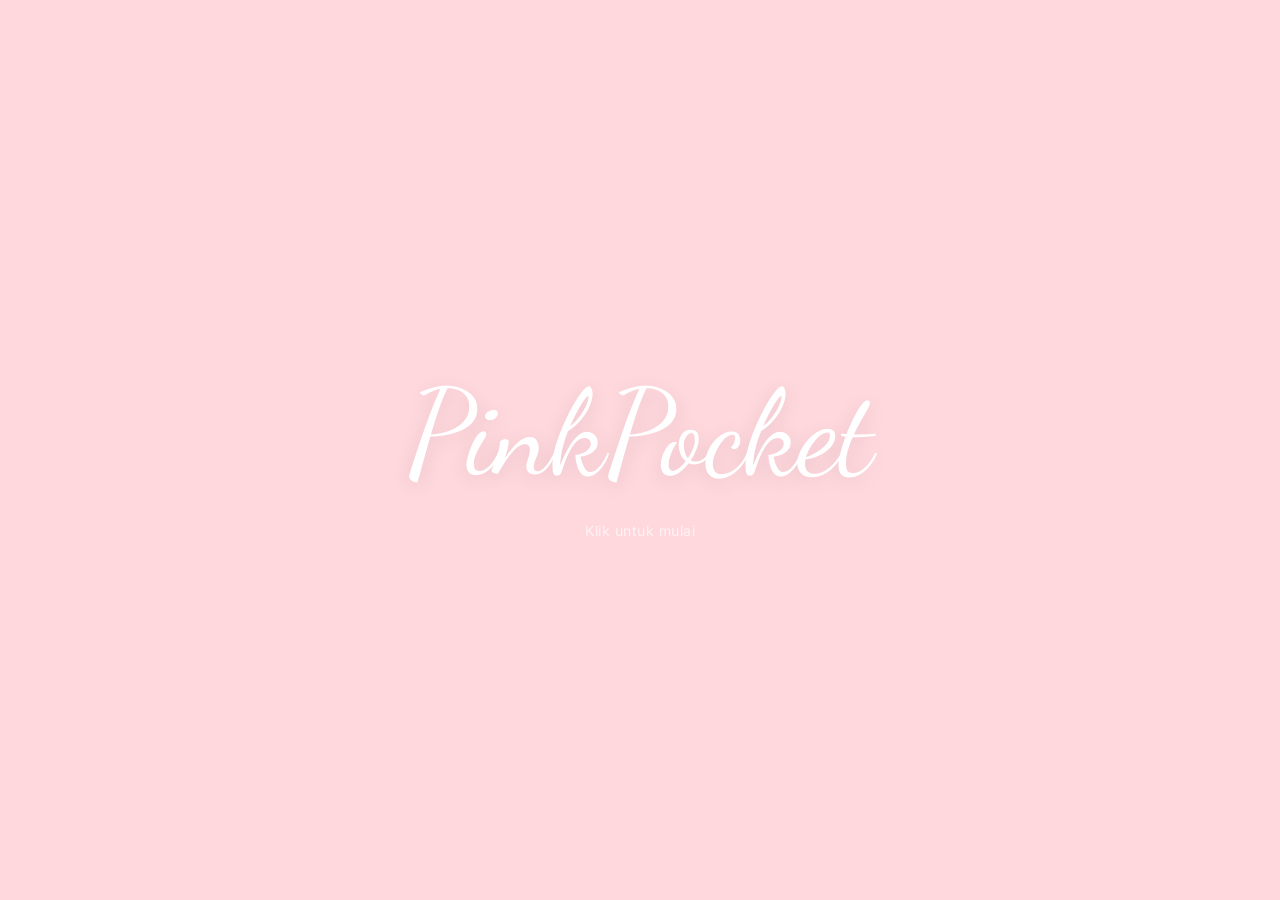
<file: index.html>
<!DOCTYPE html>
<html lang="id">
<head>
  <meta charset="UTF-8" />
  <meta name="viewport" content="width=device-width, initial-scale=1.0" />
  <title>PinkPocket</title>
  <link rel="icon" href="favicon.svg" type="image/svg+xml" />
  <link rel="preconnect" href="https://fonts.googleapis.com" />
  <link rel="preconnect" href="https://fonts.gstatic.com" crossorigin />
  <link href="https://fonts.googleapis.com/css2?family=Dancing+Script:wght@700&family=Inter:wght@400;500;600;700&display=swap" rel="stylesheet" />
  <style>
    @import url('https://fonts.cdnfonts.com/css/laries-script');

    *, *::before, *::after { box-sizing: border-box; margin: 0; padding: 0; }

    :root {
      --pink:      #ffd8de;
      --pink-d:    #e05c6e;
      --text:      #555566;
      --sub:       #9191aa;
      --border:    #ebebf0;
      --white:     #ffffff;
      --bg:        #fafafa;
      --shadow:    0 4px 20px rgba(120,120,180,.10);
    }

    html, body {
      height: 100%;
      font-family: 'Inter', sans-serif;
      background: var(--bg);
      color: var(--text);
    }

    /* ── Screens ── */
    .screen {
      position: fixed;
      inset: 0;
      display: flex;
      flex-direction: column;
      transition: opacity .4s ease, transform .4s ease;
    }
    .screen.hidden {
      opacity: 0;
      pointer-events: none;
      transform: translateY(16px);
    }

    /* ══ SPLASH ══ */
    #screen-splash {
      background: var(--pink);
      align-items: center;
      justify-content: center;
      cursor: pointer;
      gap: 16px;
    }
    .brand-logo {
      font-family: 'Laries Script', 'Dancing Script', cursive;
      font-size: clamp(56px, 10vw, 120px);
      color: var(--white);
      text-shadow: 0 4px 20px rgba(0,0,0,.1);
      text-align: center;
      animation: pulse 2s ease-in-out infinite;
    }
    .tap-hint {
      font-size: 14px;
      color: rgba(255,255,255,.65);
      letter-spacing: .5px;
      animation: pulse 2s ease-in-out infinite;
    }
    @keyframes pulse {
      0%, 100% { opacity: 1; }
      50% { opacity: .45; }
    }

    /* ══ LOGIN / REGISTER ══ */
    #screen-login,
    #screen-register {
      background: var(--bg);
      align-items: center;
      justify-content: center;
      overflow-y: auto;
    }

    .auth-card {
      background: var(--white);
      border-radius: 24px;
      padding: 40px 36px;
      width: 100%;
      max-width: 420px;
      box-shadow: 0 8px 40px rgba(120,120,180,.12);
      margin: 24px 16px;
    }

    .screen-brand {
      font-family: 'Laries Script', 'Dancing Script', cursive;
      font-size: 40px;
      color: var(--pink-d);
      text-align: center;
      margin-bottom: 8px;
    }
    .screen-title {
      font-size: 18px; font-weight: 700;
      color: var(--text);
      margin-bottom: 24px;
      text-align: center;
    }

    .form-group { margin-bottom: 14px; }
    .form-input {
      width: 100%; padding: 13px 16px;
      border: 1.5px solid var(--border);
      border-radius: 12px;
      font-size: 14px; font-family: 'Inter', sans-serif;
      color: var(--text); background: #fafafa;
      outline: none;
      transition: border-color .2s, box-shadow .2s;
    }
    .form-input:focus {
      border-color: var(--pink-d);
      box-shadow: 0 0 0 3px rgba(255,216,222,.3);
      background: var(--white);
    }
    .form-input::placeholder { color: var(--sub); }

    .btn-primary {
      width: 100%; padding: 14px;
      background: var(--pink);
      color: var(--pink-d);
      border: none; border-radius: 12px;
      font-size: 15px; font-weight: 700;
      font-family: 'Inter', sans-serif;
      cursor: pointer; margin-top: 4px;
      transition: opacity .2s, transform .1s;
      box-shadow: 0 4px 16px rgba(255,216,222,.5);
    }
    .btn-primary:hover { opacity: .88; }
    .btn-primary:active { transform: scale(.98); }

    .divider {
      display: flex; align-items: center; gap: 10px;
      margin: 20px 0; color: var(--sub); font-size: 12px;
    }
    .divider::before, .divider::after {
      content: ''; flex: 1; height: 1px; background: var(--border);
    }

    .social-row { display: flex; gap: 12px; justify-content: center; }
    .btn-social {
      width: 52px; height: 52px;
      border: 1.5px solid var(--border); border-radius: 14px;
      background: var(--white); cursor: pointer;
      display: flex; align-items: center; justify-content: center;
      transition: border-color .2s, box-shadow .2s;
    }
    .btn-social:hover {
      border-color: var(--pink-d);
      box-shadow: 0 2px 10px rgba(255,216,222,.4);
    }

    .footer-link {
      text-align: center; margin-top: 20px;
      font-size: 13px; color: var(--sub);
    }
    .footer-link a {
      color: var(--pink-d); font-weight: 700;
      text-decoration: none; cursor: pointer;
    }
    .footer-link a:hover { text-decoration: underline; }

    .back-btn {
      background: none; border: none;
      cursor: pointer; color: var(--pink-d);
      font-size: 22px; padding: 0;
      margin-bottom: 12px;
      display: inline-block;
    }
  </style>
</head>
<body>

  <!-- ══ SPLASH ══ -->
  <div class="screen" id="screen-splash">
    <div class="brand-logo">PinkPocket</div>
    <p class="tap-hint">Klik untuk mulai</p>
  </div>

  <!-- ══ LOGIN ══ -->
  <div class="screen hidden" id="screen-login">
    <div class="auth-card">
      <div class="screen-brand">PinkPocket</div>
      <div class="screen-title">Login to your Account</div>

      <div class="form-group">
        <input class="form-input" type="email" placeholder="Email" />
      </div>
      <div class="form-group">
        <input class="form-input" type="password" placeholder="Password" />
      </div>

      <button class="btn-primary" id="btn-login">Sign in</button>

      <div class="divider">- Or sign in with -</div>

      <div class="social-row">
        <button class="btn-social">
          <svg width="20" height="20" viewBox="0 0 48 48"><path fill="#EA4335" d="M24 9.5c3.54 0 6.71 1.22 9.21 3.6l6.85-6.85C35.9 2.38 30.47 0 24 0 14.62 0 6.51 5.38 2.56 13.22l7.98 6.19C12.43 13.72 17.74 9.5 24 9.5z"/><path fill="#4285F4" d="M46.98 24.55c0-1.57-.15-3.09-.38-4.55H24v9.02h12.94c-.58 2.96-2.26 5.48-4.78 7.18l7.73 6c4.51-4.18 7.09-10.36 7.09-17.65z"/><path fill="#FBBC05" d="M10.53 28.59c-.48-1.45-.76-2.99-.76-4.59s.27-3.14.76-4.59l-7.98-6.19C.92 16.46 0 20.12 0 24c0 3.88.92 7.54 2.56 10.78l7.97-6.19z"/><path fill="#34A853" d="M24 48c6.48 0 11.93-2.13 15.89-5.81l-7.73-6c-2.18 1.48-4.97 2.31-8.16 2.31-6.26 0-11.57-4.22-13.47-9.91l-7.98 6.19C6.51 42.62 14.62 48 24 48z"/></svg>
        </button>
        <button class="btn-social">
          <svg width="20" height="20" viewBox="0 0 24 24"><path fill="#1877F2" d="M24 12.073C24 5.405 18.627 0 12 0S0 5.405 0 12.073C0 18.1 4.388 23.094 10.125 24v-8.437H7.078v-3.49h3.047V9.41c0-3.025 1.792-4.697 4.533-4.697 1.312 0 2.686.236 2.686.236v2.97h-1.513c-1.491 0-1.956.93-1.956 1.886v2.268h3.328l-.532 3.49h-2.796V24C19.612 23.094 24 18.1 24 12.073z"/></svg>
        </button>
        <button class="btn-social">
          <svg width="20" height="20" viewBox="0 0 24 24"><path fill="#1DA1F2" d="M23.953 4.57a10 10 0 01-2.825.775 4.958 4.958 0 002.163-2.723c-.951.555-2.005.959-3.127 1.184a4.92 4.92 0 00-8.384 4.482C7.69 8.095 4.067 6.13 1.64 3.162a4.822 4.822 0 00-.666 2.475c0 1.71.87 3.213 2.188 4.096a4.904 4.904 0 01-2.228-.616v.06a4.923 4.923 0 003.946 4.827 4.996 4.996 0 01-2.212.085 4.936 4.936 0 004.604 3.417 9.867 9.867 0 01-6.102 2.105c-.39 0-.779-.023-1.17-.067a13.995 13.995 0 007.557 2.209c9.053 0 13.998-7.496 13.998-13.985 0-.21 0-.42-.015-.63A9.935 9.935 0 0024 4.59z"/></svg>
        </button>
      </div>

      <div class="footer-link">
        Don't have an account? <a id="btn-to-register">Sign up</a>
      </div>
    </div>
  </div>

  <!-- ══ REGISTER ══ -->
  <div class="screen hidden" id="screen-register">
    <div class="auth-card">
      <button class="back-btn" id="btn-back">←</button>
      <div class="screen-brand">PinkPocket</div>
      <div class="screen-title">Create your Account</div>

      <div class="form-group"><input class="form-input" type="text" id="reg-name" placeholder="Nama Lengkap" /></div>
      <div class="form-group"><input class="form-input" type="email" id="reg-email" placeholder="Email" /></div>
      <div class="form-group"><input class="form-input" type="password" id="reg-pass" placeholder="Password" /></div>
      <div class="form-group"><input class="form-input" type="password" id="reg-pass2" placeholder="Confirm Password" /></div>

      <p id="reg-error" style="color:#e05c6e;font-size:12px;margin-bottom:8px;display:none"></p>

      <button class="btn-primary" id="btn-register">Sign up</button>

      <div class="divider">- Or sign up with -</div>

      <div class="social-row">
        <button class="btn-social"><svg width="20" height="20" viewBox="0 0 48 48"><path fill="#EA4335" d="M24 9.5c3.54 0 6.71 1.22 9.21 3.6l6.85-6.85C35.9 2.38 30.47 0 24 0 14.62 0 6.51 5.38 2.56 13.22l7.98 6.19C12.43 13.72 17.74 9.5 24 9.5z"/><path fill="#4285F4" d="M46.98 24.55c0-1.57-.15-3.09-.38-4.55H24v9.02h12.94c-.58 2.96-2.26 5.48-4.78 7.18l7.73 6c4.51-4.18 7.09-10.36 7.09-17.65z"/><path fill="#FBBC05" d="M10.53 28.59c-.48-1.45-.76-2.99-.76-4.59s.27-3.14.76-4.59l-7.98-6.19C.92 16.46 0 20.12 0 24c0 3.88.92 7.54 2.56 10.78l7.97-6.19z"/><path fill="#34A853" d="M24 48c6.48 0 11.93-2.13 15.89-5.81l-7.73-6c-2.18 1.48-4.97 2.31-8.16 2.31-6.26 0-11.57-4.22-13.47-9.91l-7.98 6.19C6.51 42.62 14.62 48 24 48z"/></svg></button>
        <button class="btn-social"><svg width="20" height="20" viewBox="0 0 24 24"><path fill="#1877F2" d="M24 12.073C24 5.405 18.627 0 12 0S0 5.405 0 12.073C0 18.1 4.388 23.094 10.125 24v-8.437H7.078v-3.49h3.047V9.41c0-3.025 1.792-4.697 4.533-4.697 1.312 0 2.686.236 2.686.236v2.97h-1.513c-1.491 0-1.956.93-1.956 1.886v2.268h3.328l-.532 3.49h-2.796V24C19.612 23.094 24 18.1 24 12.073z"/></svg></button>
        <button class="btn-social"><svg width="20" height="20" viewBox="0 0 24 24"><path fill="#1DA1F2" d="M23.953 4.57a10 10 0 01-2.825.775 4.958 4.958 0 002.163-2.723c-.951.555-2.005.959-3.127 1.184a4.92 4.92 0 00-8.384 4.482C7.69 8.095 4.067 6.13 1.64 3.162a4.822 4.822 0 00-.666 2.475c0 1.71.87 3.213 2.188 4.096a4.904 4.904 0 01-2.228-.616v.06a4.923 4.923 0 003.946 4.827 4.996 4.996 0 01-2.212.085 4.936 4.936 0 004.604 3.417 9.867 9.867 0 01-6.102 2.105c-.39 0-.779-.023-1.17-.067a13.995 13.995 0 007.557 2.209c9.053 0 13.998-7.496 13.998-13.985 0-.21 0-.42-.015-.63A9.935 9.935 0 0024 4.59z"/></svg></button>
      </div>

      <div class="footer-link">
        Already have an account? <a id="btn-to-login">Sign in</a>
      </div>
    </div>
  </div>

  <script>
    // Apply saved theme
    if (localStorage.getItem('pk_theme') === 'dark') document.body.classList.add('dark');

    function show(id) {
      document.querySelectorAll('.screen').forEach(s => s.classList.add('hidden'));
      document.getElementById(id).classList.remove('hidden');
    }

    document.getElementById('screen-splash').addEventListener('click', () => show('screen-login'));

    // Login — langsung masuk dashboard
    document.getElementById('btn-login').addEventListener('click', () => {
      window.location.href = 'dashboard.html';
    });

    // Register — validasi & simpan nama
    document.getElementById('btn-register').addEventListener('click', () => {
      const name  = document.getElementById('reg-name').value.trim();
      const email = document.getElementById('reg-email').value.trim();
      const pass  = document.getElementById('reg-pass').value;
      const pass2 = document.getElementById('reg-pass2').value;
      const err   = document.getElementById('reg-error');

      if (!name)  { err.textContent = 'Nama tidak boleh kosong'; err.style.display = 'block'; return; }
      if (!email) { err.textContent = 'Email tidak boleh kosong'; err.style.display = 'block'; return; }
      if (!pass)  { err.textContent = 'Password tidak boleh kosong'; err.style.display = 'block'; return; }
      if (pass !== pass2) { err.textContent = 'Password tidak cocok'; err.style.display = 'block'; return; }

      err.style.display = 'none';

      // Simpan profil ke localStorage
      localStorage.setItem('pk_profile', JSON.stringify({ name, email }));
      // Reset data lama supaya mulai fresh
      localStorage.removeItem('pk_transactions');
      localStorage.removeItem('pk_saldo_awal');
      localStorage.setItem('pk_fresh_v1', '1');
      localStorage.setItem('pk_seed_v5', '1');

      window.location.href = 'dashboard.html';
    });

    document.getElementById('btn-to-register').addEventListener('click', () => show('screen-register'));
    document.getElementById('btn-to-login').addEventListener('click', () => show('screen-login'));
    document.getElementById('btn-back').addEventListener('click', () => show('screen-login'));
  </script>

</body>
</html>
</file>
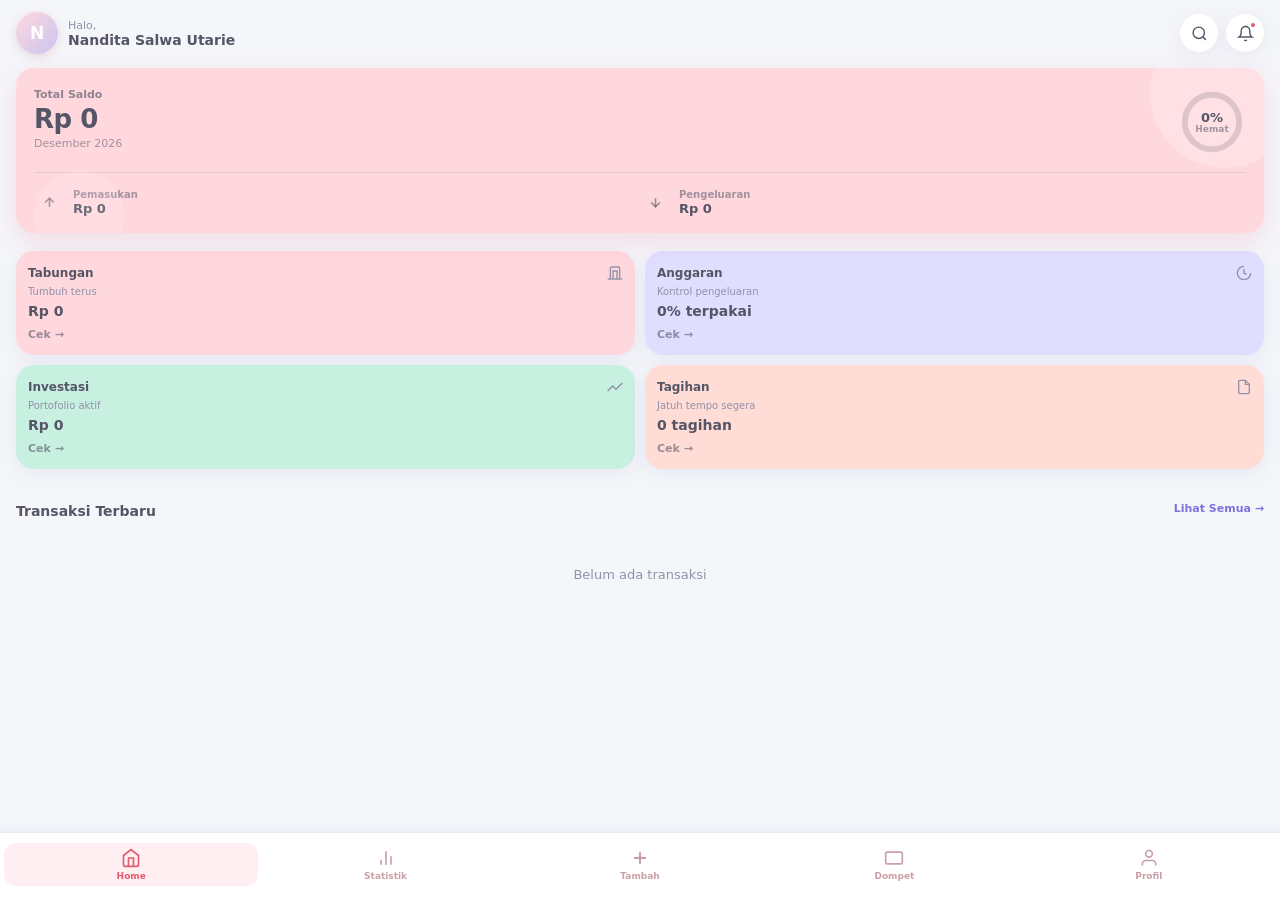
<file: dashboard.html>
<!DOCTYPE html>
<html lang="id">
<head>
  <meta charset="UTF-8" />
  <meta name="viewport" content="width=device-width, initial-scale=1.0" />
  <title>Dashboard – Finansial Pribadi</title>
  <link rel="icon" href="favicon.svg" type="image/svg+xml" />
  <link rel="stylesheet" href="style.css?v=2" />
</head>
<body data-page="dashboard">

<!-- ══ iPhone 16 Frame ══ -->
<div class="iphone-frame">

  <!-- Physical buttons -->
  <div class="btn-action"></div>
  <div class="btn-vol-up"></div>
  <div class="btn-vol-down"></div>
  <div class="btn-power"></div>

  <!-- Screen -->
  <div class="iphone-screen">

    <!-- Dynamic Island -->
    <div class="dynamic-island"><div class="di-dot"></div></div>

    <!-- Scrollable content -->
    <div class="app-scroll">

      <!-- Header -->
      <header class="header">
        <div class="header-left">
          <div class="avatar">N</div>
          <div>
            <p class="greeting">Halo,</p>
            <p class="username">Nandita Salwa Utarie</p>
          </div>
        </div>
        <div class="header-right">
          <button class="icon-btn" id="btn-search" aria-label="Cari">
            <svg viewBox="0 0 24 24" fill="none" stroke="currentColor" stroke-width="2"><circle cx="11" cy="11" r="8"/><line x1="21" y1="21" x2="16.65" y2="16.65"/></svg>
          </button>
          <button class="icon-btn notif-btn" aria-label="Notifikasi">
            <svg viewBox="0 0 24 24" fill="none" stroke="currentColor" stroke-width="2"><path d="M18 8A6 6 0 0 0 6 8c0 7-3 9-3 9h18s-3-2-3-9"/><path d="M13.73 21a2 2 0 0 1-3.46 0"/></svg>
            <span class="notif-dot"></span>
          </button>
        </div>
      </header>

      <!-- Balance Card -->
      <div class="balance-card">
        <div class="balance-top">
          <div>
            <p class="balance-label">Total Saldo</p>
            <h2 class="balance-amount" id="balance-amount-val" style="cursor:pointer" title="Klik untuk edit saldo awal">Rp 0</h2>
            <p class="balance-month" id="balance-month-label"></p>
          </div>
          <div class="balance-circle">
            <svg viewBox="0 0 80 80" class="ring-svg">
              <circle cx="40" cy="40" r="32" fill="none" stroke="rgba(30,30,46,.15)" stroke-width="7"/>
              <circle cx="40" cy="40" r="32" fill="none" stroke="rgba(30,30,46,.45)" stroke-width="7"
                stroke-dasharray="201" stroke-dashoffset="50"
                stroke-linecap="round" transform="rotate(-90 40 40)"/>
            </svg>
            <div class="ring-label">
              <span class="ring-pct">82%</span>
              <span class="ring-sub">Hemat</span>
            </div>
          </div>
        </div>
        <div class="balance-divider"></div>
        <div class="balance-row">
          <div class="balance-item">
            <div class="bi-icon">
              <svg viewBox="0 0 24 24" fill="none" stroke="currentColor" stroke-width="2.5"><line x1="12" y1="19" x2="12" y2="5"/><polyline points="5 12 12 5 19 12"/></svg>
            </div>
            <div>
              <p class="bi-label">Pemasukan</p>
              <p class="bi-value" id="total-masuk">Rp 5.200.000</p>
            </div>
          </div>
          <div class="balance-item">
            <div class="bi-icon">
              <svg viewBox="0 0 24 24" fill="none" stroke="currentColor" stroke-width="2.5"><line x1="12" y1="5" x2="12" y2="19"/><polyline points="19 12 12 19 5 12"/></svg>
            </div>
            <div>
              <p class="bi-label">Pengeluaran</p>
              <p class="bi-value" id="total-keluar">Rp 500.000</p>
            </div>
          </div>
        </div>
      </div>


      <!-- Mini Cards -->
      <div class="mini-cards">
        <div class="mini-card card-pink">
          <div class="mc-header">
            <span class="mc-title">Tabungan</span>
            <svg class="mc-icon" viewBox="0 0 24 24" fill="none" stroke="currentColor" stroke-width="2"><path d="M19 21V5a2 2 0 0 0-2-2H7a2 2 0 0 0-2 2v16"/><path d="M1 21h22"/><path d="M9 21V9h6v12"/></svg>
          </div>
          <p class="mc-sub">Tumbuh terus</p>
          <p class="mc-value" id="mc-tabungan">Rp 0</p>
          <button class="mc-btn" id="cek-tabungan">Cek →</button>
        </div>
        <div class="mini-card card-lavender">
          <div class="mc-header">
            <span class="mc-title">Anggaran</span>
            <svg class="mc-icon" viewBox="0 0 24 24" fill="none" stroke="currentColor" stroke-width="2"><path d="M12 2a10 10 0 1 0 10 10"/><path d="M12 6v6l4 2"/></svg>
          </div>
          <p class="mc-sub">Kontrol pengeluaran</p>
          <p class="mc-value" id="mc-anggaran">0% terpakai</p>
          <button class="mc-btn" id="cek-anggaran">Cek →</button>
        </div>
      </div>
      <div class="mini-cards">
        <div class="mini-card card-mint">
          <div class="mc-header">
            <span class="mc-title">Investasi</span>
            <svg class="mc-icon" viewBox="0 0 24 24" fill="none" stroke="currentColor" stroke-width="2"><polyline points="23 6 13.5 15.5 8.5 10.5 1 18"/></svg>
          </div>
          <p class="mc-sub">Portofolio aktif</p>
          <p class="mc-value" id="mc-investasi">Rp 0</p>
          <button class="mc-btn" id="cek-investasi">Cek →</button>
        </div>
        <div class="mini-card card-coral">
          <div class="mc-header">
            <span class="mc-title">Tagihan</span>
            <svg class="mc-icon" viewBox="0 0 24 24" fill="none" stroke="currentColor" stroke-width="2"><path d="M14 2H6a2 2 0 0 0-2 2v16a2 2 0 0 0 2 2h12a2 2 0 0 0 2-2V8z"/><polyline points="14 2 14 8 20 8"/></svg>
          </div>
          <p class="mc-sub">Jatuh tempo segera</p>
          <p class="mc-value" id="mc-tagihan">0 tagihan</p>
          <button class="mc-btn" id="cek-tagihan">Cek →</button>
        </div>
      </div>

      <!-- Transaksi Terbaru -->
      <div class="section-row">
        <span class="section-title">Transaksi Terbaru</span>
        <button class="link-btn">Lihat Semua →</button>
      </div>
      <div class="tx-list" id="tx-list"></div>

    </div><!-- /app-scroll -->

    <!-- Bottom Nav -->
    <nav class="bottom-nav">
      <a href="dashboard.html" class="nav-btn active">
        <svg viewBox="0 0 24 24" fill="none" stroke="currentColor" stroke-width="2"><path d="M3 9l9-7 9 7v11a2 2 0 0 1-2 2H5a2 2 0 0 1-2-2z"/><polyline points="9 22 9 12 15 12 15 22"/></svg>
        <span>Home</span>
      </a>
      <a href="statistik.html" class="nav-btn">
        <svg viewBox="0 0 24 24" fill="none" stroke="currentColor" stroke-width="2"><line x1="18" y1="20" x2="18" y2="10"/><line x1="12" y1="20" x2="12" y2="4"/><line x1="6" y1="20" x2="6" y2="14"/></svg>
        <span>Statistik</span>
      </a>
      <a href="tambah.html" class="nav-btn">
        <svg viewBox="0 0 24 24" fill="none" stroke="currentColor" stroke-width="2.5"><line x1="12" y1="5" x2="12" y2="19"/><line x1="5" y1="12" x2="19" y2="12"/></svg>
        <span>Tambah</span>
      </a>
      <a href="dompet.html" class="nav-btn">
        <svg viewBox="0 0 24 24" fill="none" stroke="currentColor" stroke-width="2"><rect x="2" y="5" width="20" height="14" rx="2"/><path d="M16 12h.01"/></svg>
        <span>Dompet</span>
      </a>
      <a href="profil.html" class="nav-btn">
        <svg viewBox="0 0 24 24" fill="none" stroke="currentColor" stroke-width="2"><path d="M20 21v-2a4 4 0 0 0-4-4H8a4 4 0 0 0-4 4v2"/><circle cx="12" cy="7" r="4"/></svg>
        <span>Profil</span>
      </a>
    </nav>

    <!-- Home Indicator -->
    <div class="home-bar"></div>

  </div><!-- /iphone-screen -->
</div><!-- /iphone-frame -->

<!-- ══ MODAL SALDO AWAL ══ -->
<div class="modal-overlay" id="modal-saldo">
  <div class="modal">
    <div class="modal-header">
      <h3>Set Saldo Awal</h3>
      <button class="modal-close" id="modal-saldo-close">✕</button>
    </div>
    <p style="font-size:13px;color:#9191aa;margin-bottom:14px">Masukkan saldo yang kamu miliki saat ini sebagai titik awal.</p>
    <div class="form-group">
      <label>Saldo Awal (Rp)</label>
      <input type="number" id="input-saldo-awal" placeholder="0" min="0" />
    </div>
    <button class="btn-save" id="btn-save-saldo">Simpan</button>
  </div>
</div>

<!-- ══ MODAL TABUNGAN ══ -->
<div class="modal-overlay" id="modal-tabungan">
  <div class="modal">
    <div class="modal-header">
      <h3>Tabungan</h3>
      <button class="modal-close" data-modal="modal-tabungan">✕</button>
    </div>
    <p class="modal-info" id="info-tabungan"></p>
    <div class="form-group">
      <label>Tambah Tabungan (Rp)</label>
      <input type="number" id="input-tabungan" placeholder="0" min="0" />
    </div>
    <div class="form-group">
      <label>Keterangan</label>
      <input type="text" id="desc-tabungan" placeholder="Contoh: Nabung bulan ini" />
    </div>
    <button class="btn-save" id="btn-save-tabungan">Simpan</button>
  </div>
</div>

<!-- ══ MODAL ANGGARAN ══ -->
<div class="modal-overlay" id="modal-anggaran">
  <div class="modal">
    <div class="modal-header">
      <h3>Anggaran Bulanan</h3>
      <button class="modal-close" data-modal="modal-anggaran">✕</button>
    </div>
    <p class="modal-info" id="info-anggaran"></p>
    <div class="form-group">
      <label>Batas Anggaran Bulanan (Rp)</label>
      <input type="number" id="input-anggaran" placeholder="0" min="0" />
    </div>
    <div class="anggaran-bar-wrap" id="anggaran-bar-wrap" style="display:none">
      <div class="anggaran-bar-fill" id="anggaran-bar-fill"></div>
    </div>
    <button class="btn-save" id="btn-save-anggaran">Simpan</button>
  </div>
</div>

<!-- ══ MODAL INVESTASI ══ -->
<div class="modal-overlay" id="modal-investasi">
  <div class="modal">
    <div class="modal-header">
      <h3>Investasi</h3>
      <button class="modal-close" data-modal="modal-investasi">✕</button>
    </div>
    <p class="modal-info" id="info-investasi"></p>
    <div class="form-group">
      <label>Tambah Investasi (Rp)</label>
      <input type="number" id="input-investasi" placeholder="0" min="0" />
    </div>
    <div class="form-group">
      <label>Keterangan</label>
      <input type="text" id="desc-investasi" placeholder="Contoh: Beli saham BBCA" />
    </div>
    <button class="btn-save" id="btn-save-investasi">Simpan</button>
  </div>
</div>

<!-- ══ MODAL TAGIHAN ══ -->
<div class="modal-overlay" id="modal-tagihan">
  <div class="modal">
    <div class="modal-header">
      <h3>Tagihan</h3>
      <button class="modal-close" data-modal="modal-tagihan">✕</button>
    </div>
    <p class="modal-info" id="info-tagihan"></p>
    <div class="form-group">
      <label>Nama Tagihan</label>
      <input type="text" id="input-tagihan-nama" placeholder="Contoh: Listrik, Internet" />
    </div>
    <div class="form-group">
      <label>Jumlah (Rp)</label>
      <input type="number" id="input-tagihan-jumlah" placeholder="0" min="0" />
    </div>
    <button class="btn-save" id="btn-save-tagihan">Simpan</button>
  </div>
</div>

<!-- ══ SEARCH OVERLAY ══ -->
<div class="search-overlay" id="search-overlay">
  <div class="search-box">
    <div class="search-input-wrap">
      <svg viewBox="0 0 24 24" fill="none" stroke="currentColor" stroke-width="2"><circle cx="11" cy="11" r="8"/><line x1="21" y1="21" x2="16.65" y2="16.65"/></svg>
      <input type="text" id="search-input" placeholder="Cari fitur..." autocomplete="off" />
      <button id="search-close">✕</button>
    </div>
    <div class="search-results" id="search-results">
      <p class="search-hint">Ketik nama fitur yang ingin dibuka</p>
    </div>
  </div>
</div>

<!-- ══ NOTIFIKASI PANEL ══ -->
<div class="notif-overlay" id="notif-overlay">
  <div class="notif-panel">
    <div class="notif-header">
      <h3>Notifikasi</h3>
      <button id="notif-close">✕</button>
    </div>
    <div class="notif-list" id="notif-list"></div>
  </div>
</div>

<script src="script.js?v=2"></script>
</body>
</html>
</file>
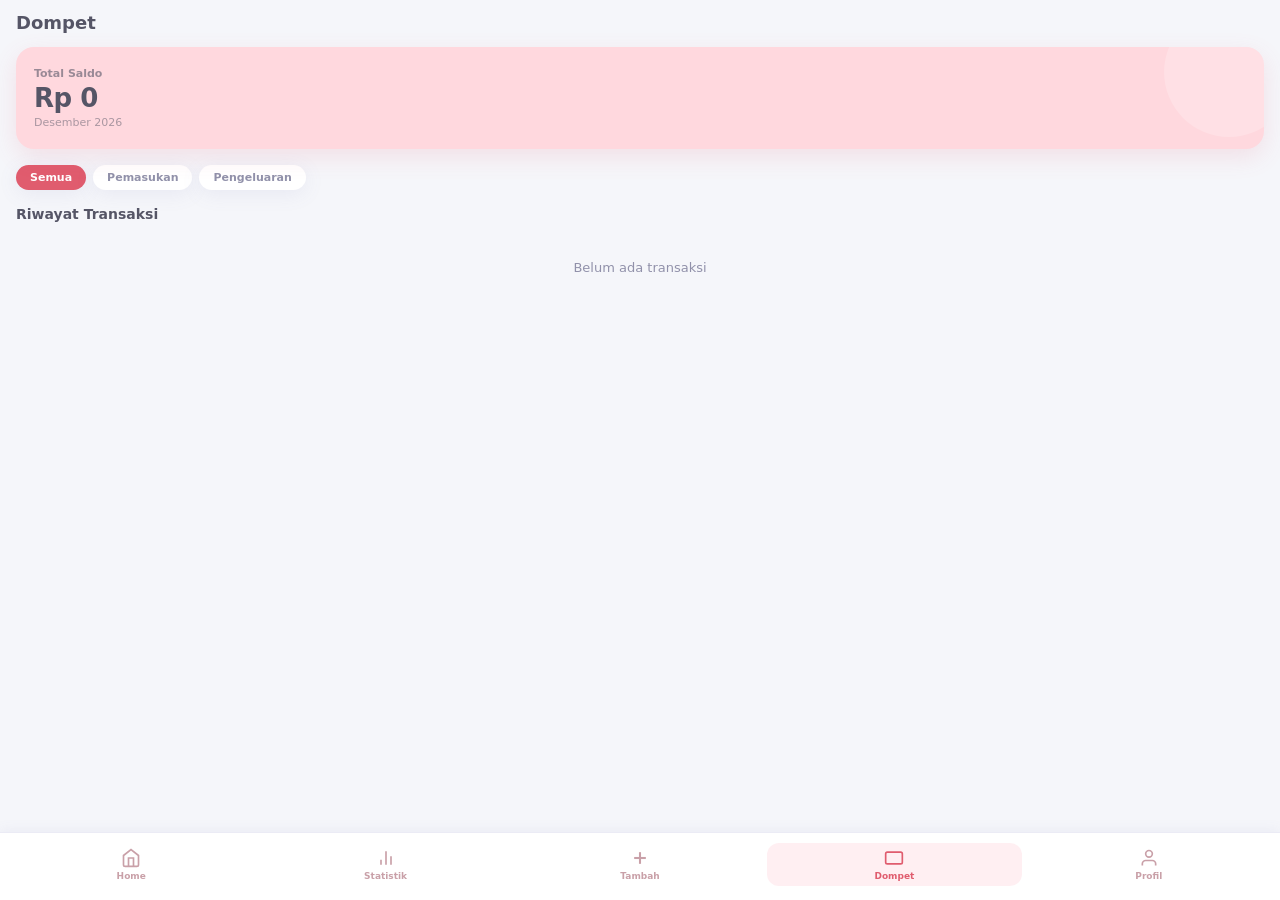
<file: dompet.html>
<!DOCTYPE html>
<html lang="id">
<head>
  <meta charset="UTF-8" />
  <meta name="viewport" content="width=device-width, initial-scale=1.0" />
  <title>Dompet – PinkPocket</title>
  <link rel="stylesheet" href="style.css?v=2" />
</head>
<body data-page="dompet">

<div class="iphone-frame">
  <div class="btn-action"></div>
  <div class="btn-vol-up"></div>
  <div class="btn-vol-down"></div>
  <div class="btn-power"></div>
  <div class="iphone-screen">
    <div class="dynamic-island"><div class="di-dot"></div></div>

    <div class="app-scroll">

      <header class="header">
        <h2 class="page-title">Dompet</h2>
      </header>

      <!-- Saldo Card -->
      <div class="saldo-card">
        <p class="saldo-label">Total Saldo</p>
        <h2 class="saldo-amount" id="saldo-total">Rp 0</h2>
        <p class="saldo-sub" id="saldo-bulan">Mei 2026</p>
      </div>

      <!-- Filter -->
      <div class="filter-row">
        <button class="filter-btn active" data-f="semua">Semua</button>
        <button class="filter-btn" data-f="pemasukan">Pemasukan</button>
        <button class="filter-btn" data-f="pengeluaran">Pengeluaran</button>
      </div>

      <!-- Transaksi List -->
      <div class="section-title">Riwayat Transaksi</div>
      <div class="tx-list" id="tx-list"></div>

    </div>

    <nav class="bottom-nav">
      <a href="dashboard.html" class="nav-btn">
        <svg viewBox="0 0 24 24" fill="none" stroke="currentColor" stroke-width="2"><path d="M3 9l9-7 9 7v11a2 2 0 0 1-2 2H5a2 2 0 0 1-2-2z"/><polyline points="9 22 9 12 15 12 15 22"/></svg>
        <span>Home</span>
      </a>
      <a href="statistik.html" class="nav-btn">
        <svg viewBox="0 0 24 24" fill="none" stroke="currentColor" stroke-width="2"><line x1="18" y1="20" x2="18" y2="10"/><line x1="12" y1="20" x2="12" y2="4"/><line x1="6" y1="20" x2="6" y2="14"/></svg>
        <span>Statistik</span>
      </a>
      <a href="tambah.html" class="nav-btn">
        <svg viewBox="0 0 24 24" fill="none" stroke="currentColor" stroke-width="2.5"><line x1="12" y1="5" x2="12" y2="19"/><line x1="5" y1="12" x2="19" y2="12"/></svg>
        <span>Tambah</span>
      </a>
      <a href="dompet.html" class="nav-btn active">
        <svg viewBox="0 0 24 24" fill="none" stroke="currentColor" stroke-width="2"><rect x="2" y="5" width="20" height="14" rx="2"/><path d="M16 12h.01"/></svg>
        <span>Dompet</span>
      </a>
      <a href="profil.html" class="nav-btn">
        <svg viewBox="0 0 24 24" fill="none" stroke="currentColor" stroke-width="2"><path d="M20 21v-2a4 4 0 0 0-4-4H8a4 4 0 0 0-4 4v2"/><circle cx="12" cy="7" r="4"/></svg>
        <span>Profil</span>
      </a>
    </nav>
    <div class="home-bar"></div>
  </div>
</div>

<script src="script.js?v=2"></script>
</body>
</html>
</file>
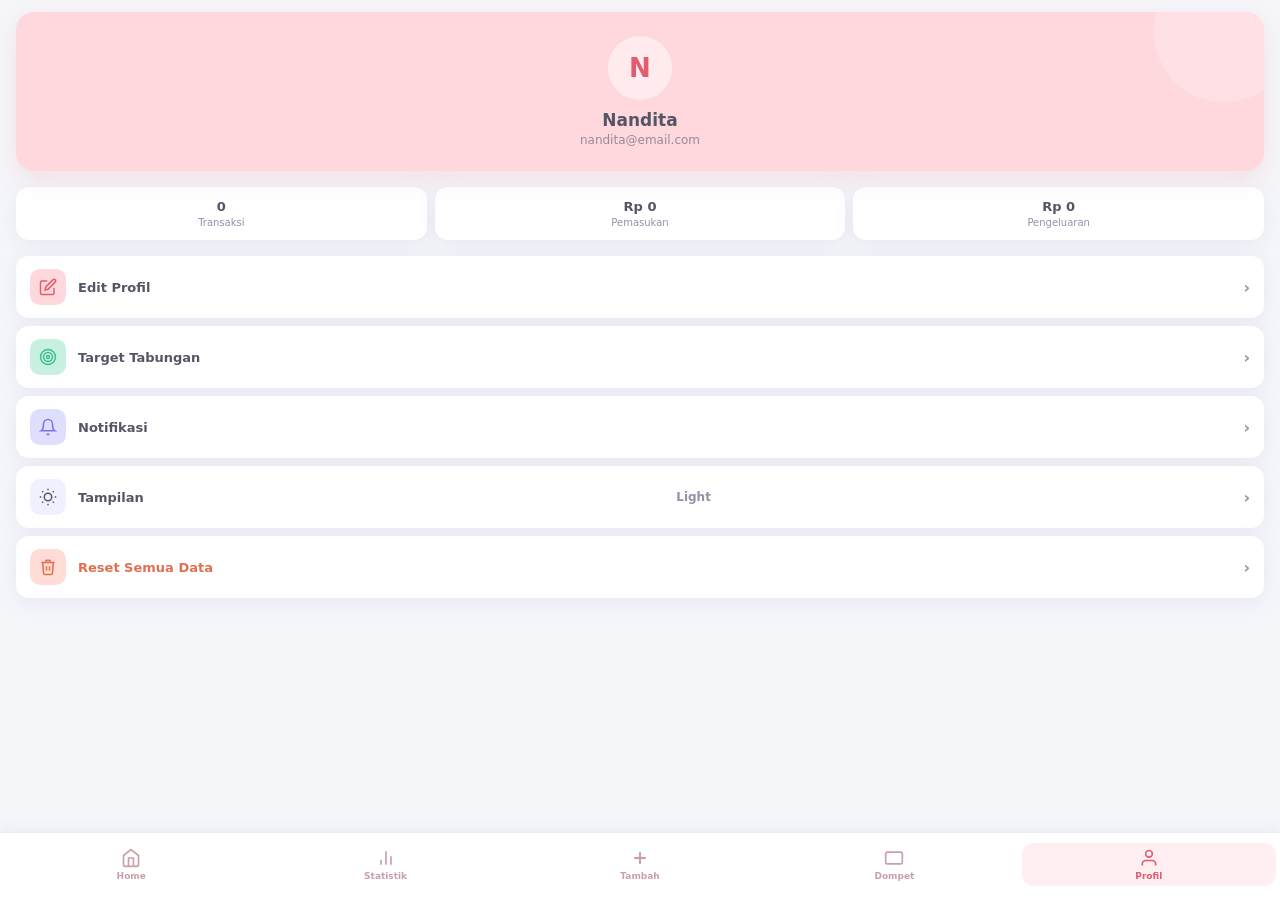
<file: profil.html>
<!DOCTYPE html>
<html lang="id">
<head>
  <meta charset="UTF-8" />
  <meta name="viewport" content="width=device-width, initial-scale=1.0" />
  <title>Profil – PinkPocket</title>
  <link rel="stylesheet" href="style.css?v=2" />
</head>
<body data-page="profil">

<div class="iphone-frame">
  <div class="btn-action"></div>
  <div class="btn-vol-up"></div>
  <div class="btn-vol-down"></div>
  <div class="btn-power"></div>
  <div class="iphone-screen">
    <div class="dynamic-island"><div class="di-dot"></div></div>

    <div class="app-scroll">

      <!-- Profile Card -->
      <div class="profile-card">
        <div class="profile-avatar" id="avatar-initial">N</div>
        <h3 class="profile-name" id="profile-name">Nandita</h3>
        <p class="profile-email" id="profile-email">nandita@email.com</p>
      </div>

      <!-- Stats Row -->
      <div class="stats-row">
        <div class="stat-box">
          <p class="stat-val" id="stat-tx">0</p>
          <p class="stat-lbl">Transaksi</p>
        </div>
        <div class="stat-box">
          <p class="stat-val" id="stat-masuk">Rp 0</p>
          <p class="stat-lbl">Pemasukan</p>
        </div>
        <div class="stat-box">
          <p class="stat-val" id="stat-keluar">Rp 0</p>
          <p class="stat-lbl">Pengeluaran</p>
        </div>
      </div>

      <!-- Menu -->
      <div class="menu-list">
        <div class="menu-item" id="menu-edit">
          <div class="menu-icon" style="background:#ffd8de">
            <svg viewBox="0 0 24 24" fill="none" stroke="#e05c6e" stroke-width="2"><path d="M11 4H4a2 2 0 0 0-2 2v14a2 2 0 0 0 2 2h14a2 2 0 0 0 2-2v-7"/><path d="M18.5 2.5a2.121 2.121 0 0 1 3 3L12 15l-4 1 1-4 9.5-9.5z"/></svg>
          </div>
          <span>Edit Profil</span>
          <span class="menu-arrow">›</span>
        </div>
        <div class="menu-item" id="menu-target">
          <div class="menu-icon" style="background:#c8f0e0">
            <svg viewBox="0 0 24 24" fill="none" stroke="#3dbf8e" stroke-width="2"><circle cx="12" cy="12" r="10"/><circle cx="12" cy="12" r="6"/><circle cx="12" cy="12" r="2"/></svg>
          </div>
          <span>Target Tabungan</span>
          <span class="menu-arrow">›</span>
        </div>
        <div class="menu-item" id="menu-notif">
          <div class="menu-icon" style="background:#e0deff">
            <svg viewBox="0 0 24 24" fill="none" stroke="#7b72e0" stroke-width="2"><path d="M18 8A6 6 0 0 0 6 8c0 7-3 9-3 9h18s-3-2-3-9"/><path d="M13.73 21a2 2 0 0 1-3.46 0"/></svg>
          </div>
          <span>Notifikasi</span>
          <span class="menu-arrow">›</span>
        </div>
        <div class="menu-item" id="menu-theme">
          <div class="menu-icon" style="background:#f0f0ff">
            <svg viewBox="0 0 24 24" fill="none" stroke="#555566" stroke-width="2"><circle cx="12" cy="12" r="5"/><line x1="12" y1="1" x2="12" y2="3"/><line x1="12" y1="21" x2="12" y2="23"/><line x1="4.22" y1="4.22" x2="5.64" y2="5.64"/><line x1="18.36" y1="18.36" x2="19.78" y2="19.78"/><line x1="1" y1="12" x2="3" y2="12"/><line x1="21" y1="12" x2="23" y2="12"/><line x1="4.22" y1="19.78" x2="5.64" y2="18.36"/><line x1="18.36" y1="5.64" x2="19.78" y2="4.22"/></svg>
          </div>
          <span>Tampilan</span>
          <span class="theme-label" id="theme-label">Light</span>
          <span class="menu-arrow">›</span>
        </div>
        <div class="menu-item" id="menu-reset">
          <div class="menu-icon" style="background:#ffddd6">
            <svg viewBox="0 0 24 24" fill="none" stroke="#e07050" stroke-width="2"><polyline points="3 6 5 6 21 6"/><path d="M19 6l-1 14a2 2 0 0 1-2 2H8a2 2 0 0 1-2-2L5 6"/><path d="M10 11v6"/><path d="M14 11v6"/><path d="M9 6V4a1 1 0 0 1 1-1h4a1 1 0 0 1 1 1v2"/></svg>
          </div>
          <span class="reset-text">Reset Semua Data</span>
          <span class="menu-arrow">›</span>
        </div>
      </div>

      <!-- Tampilan Modal -->
      <div class="modal-overlay" id="modal-theme">
        <div class="modal">
          <div class="modal-header">
            <h3>Tampilan</h3>
            <button class="modal-close" id="close-theme">✕</button>
          </div>
          <div class="theme-options">
            <div class="theme-option" id="opt-light">
              <div class="theme-preview light-preview">
                <div class="tp-bar"></div>
                <div class="tp-card"></div>
                <div class="tp-card short"></div>
              </div>
              <p class="theme-opt-label">Light</p>
              <span class="theme-check" id="check-light">✓</span>
            </div>
            <div class="theme-option" id="opt-dark">
              <div class="theme-preview dark-preview">
                <div class="tp-bar"></div>
                <div class="tp-card"></div>
                <div class="tp-card short"></div>
              </div>
              <p class="theme-opt-label">Dark</p>
              <span class="theme-check" id="check-dark"></span>
            </div>
          </div>
        </div>
      </div>

      <!-- Notifikasi Modal -->
      <div class="modal-overlay" id="modal-notif">
        <div class="modal">
          <div class="modal-header">
            <h3>Pengaturan Notifikasi</h3>
            <button class="modal-close" id="close-notif">✕</button>
          </div>
          <div class="notif-toggle-list">
            <div class="notif-toggle-item">
              <div>
                <p class="notif-toggle-title">Saldo Hampir Habis</p>
                <p class="notif-toggle-desc">Peringatan saat saldo di bawah Rp 500.000</p>
              </div>
              <label class="toggle-switch">
                <input type="checkbox" id="notif-saldo" checked />
                <span class="toggle-slider"></span>
              </label>
            </div>
            <div class="notif-toggle-item">
              <div>
                <p class="notif-toggle-title">Ringkasan Bulanan</p>
                <p class="notif-toggle-desc">Info pemasukan & pengeluaran bulan ini</p>
              </div>
              <label class="toggle-switch">
                <input type="checkbox" id="notif-bulanan" checked />
                <span class="toggle-slider"></span>
              </label>
            </div>
            <div class="notif-toggle-item">
              <div>
                <p class="notif-toggle-title">Pengingat Harian</p>
                <p class="notif-toggle-desc">Ingatkan jika belum ada catatan hari ini</p>
              </div>
              <label class="toggle-switch">
                <input type="checkbox" id="notif-harian" checked />
                <span class="toggle-slider"></span>
              </label>
            </div>
          </div>
          <button class="btn-save" id="btn-save-notif">Simpan</button>
        </div>
      </div>

      <!-- Edit Profil Modal -->
      <div class="modal-overlay" id="modal-edit">
        <div class="modal">
          <div class="modal-header">
            <h3>Edit Profil</h3>
            <button class="modal-close" id="close-edit">✕</button>
          </div>
          <div class="form-group">
            <label>Nama</label>
            <input type="text" id="edit-name" placeholder="Nama lengkap" />
          </div>
          <div class="form-group">
            <label>Email</label>
            <input type="email" id="edit-email" placeholder="Email" />
          </div>
          <button class="btn-save" id="btn-save-profil">Simpan</button>
        </div>
      </div>

      <!-- Target Modal -->
      <div class="modal-overlay" id="modal-target">
        <div class="modal">
          <div class="modal-header">
            <h3>Target Tabungan</h3>
            <button class="modal-close" id="close-target">✕</button>
          </div>
          <div class="form-group">
            <label>Target (Rp)</label>
            <input type="number" id="input-target" placeholder="0" />
          </div>
          <p class="target-info" id="target-info"></p>
          <button class="btn-save" id="btn-save-target">Simpan</button>
        </div>
      </div>

      <div class="toast" id="toast"></div>

    </div>

    <nav class="bottom-nav">
      <a href="dashboard.html" class="nav-btn">
        <svg viewBox="0 0 24 24" fill="none" stroke="currentColor" stroke-width="2"><path d="M3 9l9-7 9 7v11a2 2 0 0 1-2 2H5a2 2 0 0 1-2-2z"/><polyline points="9 22 9 12 15 12 15 22"/></svg>
        <span>Home</span>
      </a>
      <a href="statistik.html" class="nav-btn">
        <svg viewBox="0 0 24 24" fill="none" stroke="currentColor" stroke-width="2"><line x1="18" y1="20" x2="18" y2="10"/><line x1="12" y1="20" x2="12" y2="4"/><line x1="6" y1="20" x2="6" y2="14"/></svg>
        <span>Statistik</span>
      </a>
      <a href="tambah.html" class="nav-btn">
        <svg viewBox="0 0 24 24" fill="none" stroke="currentColor" stroke-width="2.5"><line x1="12" y1="5" x2="12" y2="19"/><line x1="5" y1="12" x2="19" y2="12"/></svg>
        <span>Tambah</span>
      </a>
      <a href="dompet.html" class="nav-btn">
        <svg viewBox="0 0 24 24" fill="none" stroke="currentColor" stroke-width="2"><rect x="2" y="5" width="20" height="14" rx="2"/><path d="M16 12h.01"/></svg>
        <span>Dompet</span>
      </a>
      <a href="profil.html" class="nav-btn active">
        <svg viewBox="0 0 24 24" fill="none" stroke="currentColor" stroke-width="2"><path d="M20 21v-2a4 4 0 0 0-4-4H8a4 4 0 0 0-4 4v2"/><circle cx="12" cy="7" r="4"/></svg>
        <span>Profil</span>
      </a>
    </nav>
    <div class="home-bar"></div>
  </div>
</div>

<script src="script.js?v=2"></script>
</body>
</html>
</file>
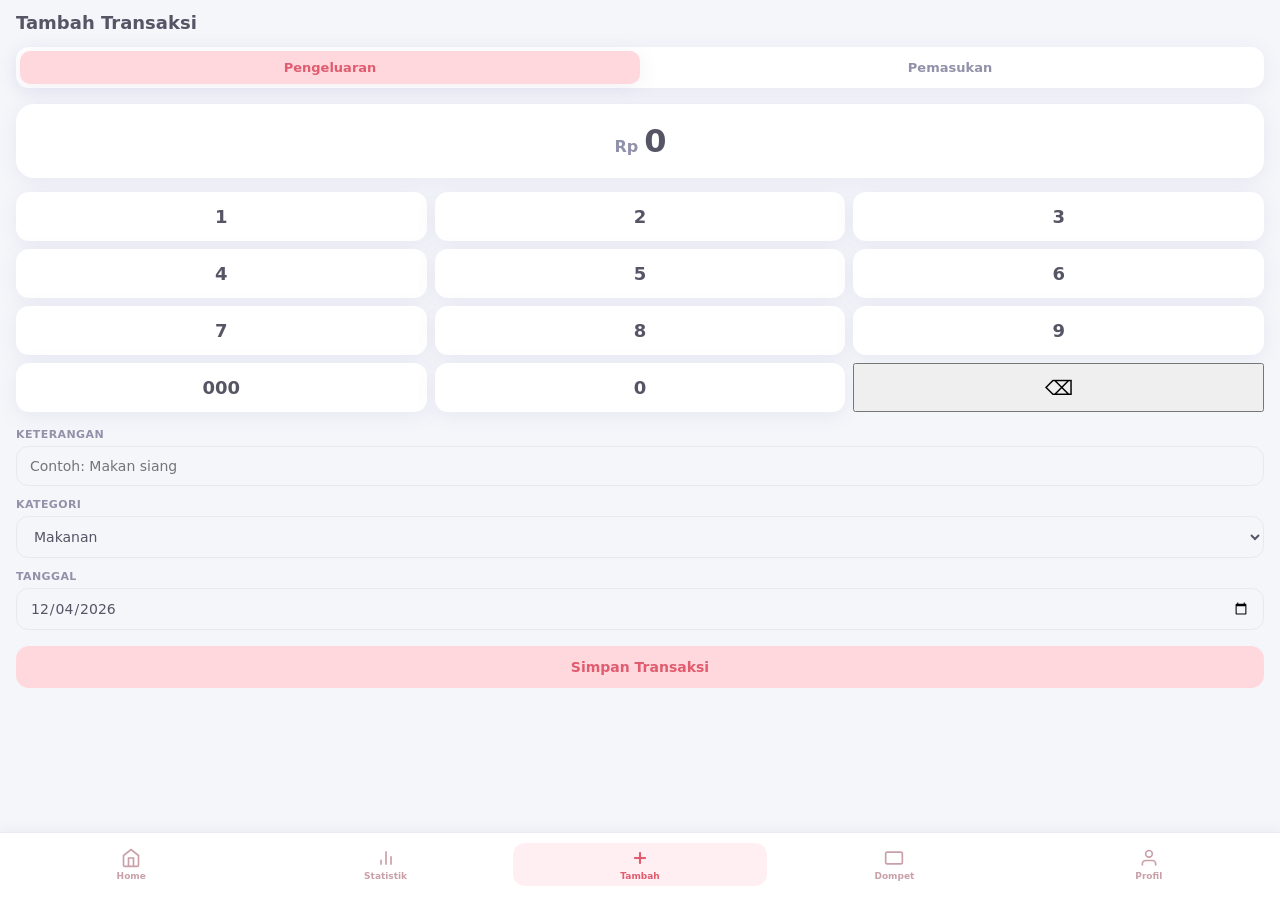
<file: tambah.html>
<!DOCTYPE html>
<html lang="id">
<head>
  <meta charset="UTF-8" />
  <meta name="viewport" content="width=device-width, initial-scale=1.0" />
  <title>Tambah – PinkPocket</title>
  <link rel="stylesheet" href="style.css?v=2" />
</head>
<body data-page="tambah">

<div class="iphone-frame">
  <div class="btn-action"></div>
  <div class="btn-vol-up"></div>
  <div class="btn-vol-down"></div>
  <div class="btn-power"></div>
  <div class="iphone-screen">
    <div class="dynamic-island"><div class="di-dot"></div></div>

    <div class="app-scroll">

      <header class="header">
        <h2 class="page-title">Tambah Transaksi</h2>
      </header>

      <!-- Type Toggle -->
      <div class="type-toggle">
        <button class="type-btn active" data-type="pengeluaran">Pengeluaran</button>
        <button class="type-btn" data-type="pemasukan">Pemasukan</button>
      </div>

      <!-- Amount Display -->
      <div class="amount-display">
        <span class="amount-prefix">Rp</span>
        <span class="amount-value" id="amount-display">0</span>
      </div>

      <!-- Numpad -->
      <div class="numpad">
        <button class="num-btn" data-val="1">1</button>
        <button class="num-btn" data-val="2">2</button>
        <button class="num-btn" data-val="3">3</button>
        <button class="num-btn" data-val="4">4</button>
        <button class="num-btn" data-val="5">5</button>
        <button class="num-btn" data-val="6">6</button>
        <button class="num-btn" data-val="7">7</button>
        <button class="num-btn" data-val="8">8</button>
        <button class="num-btn" data-val="9">9</button>
        <button class="num-btn" data-val="000">000</button>
        <button class="num-btn" data-val="0">0</button>
        <button class="del-btn" id="btn-del">⌫</button>
      </div>

      <!-- Form -->
      <div class="form-section">
        <div class="form-group">
          <label>Keterangan</label>
          <input type="text" id="tx-desc" placeholder="Contoh: Makan siang" />
        </div>
        <div class="form-group">
          <label>Kategori</label>
          <select id="tx-category">
            <option value="Makanan">Makanan</option>
            <option value="Transportasi">Transportasi</option>
            <option value="Belanja">Belanja</option>
            <option value="Hiburan">Hiburan</option>
            <option value="Kesehatan">Kesehatan</option>
            <option value="Tagihan">Tagihan</option>
            <option value="Gaji">Gaji</option>
            <option value="Investasi">Investasi</option>
            <option value="Lainnya">Lainnya</option>
          </select>
        </div>
        <div class="form-group">
          <label>Tanggal</label>
          <input type="date" id="tx-date" />
        </div>
        <button class="btn-save" id="btn-save">Simpan Transaksi</button>
      </div>

      <div class="toast" id="toast"></div>

    </div>

    <nav class="bottom-nav">
      <a href="dashboard.html" class="nav-btn">
        <svg viewBox="0 0 24 24" fill="none" stroke="currentColor" stroke-width="2"><path d="M3 9l9-7 9 7v11a2 2 0 0 1-2 2H5a2 2 0 0 1-2-2z"/><polyline points="9 22 9 12 15 12 15 22"/></svg>
        <span>Home</span>
      </a>
      <a href="statistik.html" class="nav-btn">
        <svg viewBox="0 0 24 24" fill="none" stroke="currentColor" stroke-width="2"><line x1="18" y1="20" x2="18" y2="10"/><line x1="12" y1="20" x2="12" y2="4"/><line x1="6" y1="20" x2="6" y2="14"/></svg>
        <span>Statistik</span>
      </a>
      <a href="tambah.html" class="nav-btn active">
        <svg viewBox="0 0 24 24" fill="none" stroke="currentColor" stroke-width="2.5"><line x1="12" y1="5" x2="12" y2="19"/><line x1="5" y1="12" x2="19" y2="12"/></svg>
        <span>Tambah</span>
      </a>
      <a href="dompet.html" class="nav-btn">
        <svg viewBox="0 0 24 24" fill="none" stroke="currentColor" stroke-width="2"><rect x="2" y="5" width="20" height="14" rx="2"/><path d="M16 12h.01"/></svg>
        <span>Dompet</span>
      </a>
      <a href="profil.html" class="nav-btn">
        <svg viewBox="0 0 24 24" fill="none" stroke="currentColor" stroke-width="2"><path d="M20 21v-2a4 4 0 0 0-4-4H8a4 4 0 0 0-4 4v2"/><circle cx="12" cy="7" r="4"/></svg>
        <span>Profil</span>
      </a>
    </nav>
    <div class="home-bar"></div>
  </div>
</div>

<script src="script.js?v=2"></script>
</body>
</html>
</file>
<file: style.css>
/* ============================================================
   PinkPocket – style.css (satu file untuk semua halaman)
   ============================================================ */

*, *::before, *::after { box-sizing: border-box; margin: 0; padding: 0; }

:root {
  --bg:         #f5f6fa;
  --white:      #ffffff;
  --text:       #555566;
  --sub:        #9191aa;
  --pink:       #ffd8de;
  --pink-d:     #e05c6e;
  --lavender:   #e0deff;
  --lavender-d: #7b72e0;
  --mint:       #c8f0e0;
  --mint-d:     #3dbf8e;
  --coral:      #ffddd6;
  --coral-d:    #e07050;
  --nav-h:      68px;
  --r:          18px;
  --shadow:     0 4px 20px rgba(120,120,180,.10);
}

html, body {
  min-height: 100vh;
  font-family: 'Segoe UI', system-ui, -apple-system, sans-serif;
  background: var(--bg);
  color: var(--text);
  font-size: 14px;
}

/* ══ Remove iPhone frame — full screen layout ══ */
.iphone-frame,
.btn-action, .btn-vol-up, .btn-vol-down, .btn-power,
.dynamic-island, .di-dot, .home-bar { display: none !important; }

.iphone-screen {
  position: static !important;
  inset: auto !important;
  border-radius: 0 !important;
  width: 100% !important;
  height: 100vh !important;
  overflow: hidden !important;
  display: flex !important;
  flex-direction: column !important;
}

/* Make iphone-frame just a passthrough wrapper */
.iphone-frame {
  display: block !important;
  position: static !important;
  width: 100% !important;
  height: 100vh !important;
  background: none !important;
  border-radius: 0 !important;
  box-shadow: none !important;
}

/* ══ iPhone 16 Frame ══ */
.iphone-frame {
  position: relative;
  width: 393px;
  height: 852px;
  background: #1c1c1e;
  border-radius: 56px;
  flex-shrink: 0;
  box-shadow:
    inset 0 0 0 1px #48484a,
    inset 0 0 0 2.5px #1c1c1e,
    0 60px 120px rgba(0,0,0,.65),
    0 20px 40px rgba(0,0,0,.3);
}

.btn-action   { position: absolute; left: -3px; top: 126px; width: 3px; height: 34px; background: #48484a; border-radius: 2px 0 0 2px; }
.btn-vol-up   { position: absolute; left: -3px; top: 182px; width: 3px; height: 62px; background: #48484a; border-radius: 2px 0 0 2px; }
.btn-vol-down { position: absolute; left: -3px; top: 258px; width: 3px; height: 62px; background: #48484a; border-radius: 2px 0 0 2px; }
.btn-power    { position: absolute; right: -3px; top: 196px; width: 3px; height: 80px; background: #48484a; border-radius: 0 2px 2px 0; }

.iphone-screen {
  position: absolute;
  inset: 8px;
  border-radius: 48px;
  background: var(--bg);
  overflow: hidden;
  display: flex;
  flex-direction: column;
}

.dynamic-island {
  position: absolute;
  top: 12px; left: 50%;
  transform: translateX(-50%);
  width: 126px; height: 36px;
  background: #000;
  border-radius: 20px;
  z-index: 50;
  display: flex; align-items: center;
  justify-content: flex-end;
  padding-right: 14px;
}
.di-dot {
  width: 10px; height: 10px;
  background: #111; border-radius: 50%;
  border: 1.5px solid #222;
}

.app-scroll {
  flex: 1;
  overflow-y: auto;
  padding: 0 16px 16px;
  scrollbar-width: none;
}
.app-scroll::-webkit-scrollbar { display: none; }

/* ══ Bottom Nav ══ */
.bottom-nav {
  flex-shrink: 0;
  height: var(--nav-h);
  background: var(--white);
  display: flex; align-items: center;
  justify-content: space-around;
  border-top: 1px solid #ebebf5;
  box-shadow: 0 -2px 12px rgba(120,120,180,.08);
  padding: 0 4px 4px;
}
.nav-btn {
  display: flex; flex-direction: column;
  align-items: center; gap: 3px;
  background: none; border: none;
  cursor: pointer; text-decoration: none;
  color: #c9a0a8;
  font-size: 9px; font-weight: 600;
  padding: 5px 8px;
  border-radius: 12px;
  transition: all .2s;
  flex: 1;
  font-family: inherit;
}
.nav-btn svg { width: 20px; height: 20px; stroke: #c9a0a8; }
.nav-btn.active { color: #e05c6e; background: rgba(255,216,222,.4); }
.nav-btn.active svg { stroke: #e05c6e; }

.home-bar {
  flex-shrink: 0; height: 20px;
  background: var(--white);
  display: flex; align-items: center; justify-content: center;
}
.home-bar::after {
  content: '';
  width: 130px; height: 5px;
  background: #1c1c1e; border-radius: 99px; opacity: .15;
}

/* ══ Header ══ */
.header {
  display: flex; align-items: center;
  justify-content: space-between;
  padding: 12px 0 14px;
}
.header-left { display: flex; align-items: center; gap: 10px; }
.avatar {
  width: 42px; height: 42px;
  border-radius: 50%;
  background: linear-gradient(135deg, #ffd8de, #c9c4f0);
  color: var(--white);
  font-weight: 800; font-size: 17px;
  display: flex; align-items: center; justify-content: center;
  box-shadow: 0 3px 10px rgba(200,150,160,.3);
}
.greeting { font-size: 11px; color: var(--sub); }
.username { font-size: 14px; font-weight: 700; }
.header-right { display: flex; gap: 8px; }
.page-title { font-size: 18px; font-weight: 800; }

.icon-btn {
  width: 38px; height: 38px;
  border: none; background: var(--white);
  border-radius: 50%; cursor: pointer;
  display: flex; align-items: center; justify-content: center;
  box-shadow: var(--shadow); color: var(--text);
  transition: transform .15s;
}
.icon-btn svg { width: 17px; height: 17px; }
.icon-btn:hover { transform: scale(1.08); }
.notif-btn { position: relative; }
.notif-dot {
  position: absolute; top: 7px; right: 7px;
  width: 8px; height: 8px;
  background: var(--pink-d); border-radius: 50%;
  border: 2px solid var(--white);
}

/* ══ Section ══ */
.section-title { font-size: 14px; font-weight: 700; margin: 16px 0 10px; }
.section-row {
  display: flex; align-items: center;
  justify-content: space-between;
  margin: 18px 0 10px;
}
.link-btn {
  background: none; border: none;
  font-size: 11px; font-weight: 700;
  color: var(--lavender-d); cursor: pointer;
  font-family: inherit;
}

/* ══ Balance Card (Dashboard) ══ */
.balance-card {
  background: var(--pink);
  border-radius: var(--r);
  padding: 20px 18px 16px;
  margin-bottom: 18px;
  box-shadow: 0 8px 24px rgba(224,92,110,.16);
  position: relative; overflow: hidden;
}
.balance-card::before {
  content: ''; position: absolute;
  width: 150px; height: 150px;
  background: rgba(255,255,255,.22); border-radius: 50%;
  top: -50px; right: -36px; pointer-events: none;
}
.balance-card::after {
  content: ''; position: absolute;
  width: 90px; height: 90px;
  background: rgba(255,255,255,.13); border-radius: 50%;
  bottom: -28px; left: 18px; pointer-events: none;
}
.balance-top { display: flex; align-items: flex-start; justify-content: space-between; margin-bottom: 16px; }
.balance-label  { font-size: 11px; color: rgba(85,85,102,.65); font-weight: 600; margin-bottom: 3px; }
.balance-amount { font-size: 26px; font-weight: 800; color: #555566; letter-spacing: -.5px; }
.balance-month  { font-size: 11px; color: rgba(85,85,102,.55); margin-top: 3px; cursor: pointer; }
.balance-circle { position: relative; width: 68px; height: 68px; flex-shrink: 0; }
.ring-svg { width: 68px; height: 68px; }
.ring-label { position: absolute; inset: 0; display: flex; flex-direction: column; align-items: center; justify-content: center; }
.ring-pct { font-size: 13px; font-weight: 800; color: #555566; line-height: 1; }
.ring-sub { font-size: 9px; color: rgba(85,85,102,.55); font-weight: 600; }
.balance-divider { height: 1px; background: rgba(85,85,102,.12); margin-bottom: 14px; }
.balance-row { display: flex; }
.balance-item { display: flex; align-items: center; gap: 9px; flex: 1; }
.bi-icon { width: 30px; height: 30px; border-radius: 50%; background: transparent; display: flex; align-items: center; justify-content: center; flex-shrink: 0; }
.bi-icon svg { width: 15px; height: 15px; stroke: rgba(85,85,102,.6); }
.bi-label { font-size: 10px; color: rgba(85,85,102,.55); font-weight: 600; }
.bi-value { font-size: 13px; font-weight: 800; color: #555566; margin-top: 1px; }

/* ══ Mini Cards ══ */
.mini-cards { display: grid; grid-template-columns: 1fr 1fr; gap: 10px; margin-bottom: 10px; }
.mini-card { border-radius: var(--r); padding: 14px 12px; box-shadow: var(--shadow); display: flex; flex-direction: column; gap: 3px; }
.card-pink     { background: var(--pink); }
.card-lavender { background: var(--lavender); }
.card-mint     { background: var(--mint); }
.card-coral    { background: var(--coral); }
.mc-header { display: flex; align-items: center; justify-content: space-between; margin-bottom: 2px; }
.mc-title  { font-size: 12px; font-weight: 700; color: var(--text); }
.mc-icon   { width: 16px; height: 16px; color: var(--sub); }
.mc-sub    { font-size: 10px; color: var(--sub); }
.mc-value  { font-size: 14px; font-weight: 800; color: #555566; margin-top: 3px; }
.mc-btn { margin-top: 6px; background: none; border: none; font-size: 11px; font-weight: 700; color: var(--text); cursor: pointer; padding: 0; font-family: inherit; opacity: .6; align-self: flex-start; }
.mc-btn:hover { opacity: 1; }

/* ══ Transaction List ══ */
.tx-list { display: flex; flex-direction: column; gap: 8px; margin-bottom: 16px; }
.tx-item {
  background: var(--white); border-radius: 14px;
  padding: 12px 14px; display: flex; align-items: center; gap: 10px;
  box-shadow: var(--shadow); animation: fadeUp .2s ease both;
}
@keyframes fadeUp {
  from { opacity: 0; transform: translateY(6px); }
  to   { opacity: 1; transform: translateY(0); }
}
.tx-icon { width: 40px; height: 40px; border-radius: 12px; background: #f2f2f5; display: flex; align-items: center; justify-content: center; flex-shrink: 0; }
.tx-icon svg { width: 18px; height: 18px; stroke: #9191aa; fill: none; stroke-width: 2; stroke-linecap: round; stroke-linejoin: round; }
.tx-info { flex: 1; min-width: 0; }
.tx-desc { font-size: 13px; font-weight: 700; white-space: nowrap; overflow: hidden; text-overflow: ellipsis; }
.tx-meta { font-size: 10px; color: var(--sub); margin-top: 2px; }
.tx-amount { font-size: 13px; font-weight: 800; white-space: nowrap; }
.tx-amount.inc { color: var(--mint-d); }
.tx-amount.exp { color: var(--pink-d); }
.tx-empty { text-align: center; color: var(--sub); padding: 28px 0; font-size: 13px; }

/* ══ Chart Card ══ */
.chart-card { background: var(--white); border-radius: var(--r); padding: 14px; box-shadow: var(--shadow); margin-bottom: 16px; }
.donut-wrap { display: flex; align-items: center; gap: 14px; }
.donut-wrap canvas { flex-shrink: 0; width: 140px !important; height: 140px !important; }
.donut-legend { flex: 1; display: flex; flex-direction: column; gap: 7px; }
.legend-item { display: flex; align-items: center; gap: 7px; font-size: 11px; }
.legend-dot  { width: 9px; height: 9px; border-radius: 50%; flex-shrink: 0; }
.legend-name { flex: 1; }
.legend-pct  { font-weight: 700; }

/* ══ Statistik ══ */
.summary-row { display: grid; grid-template-columns: 1fr 1fr; gap: 10px; margin-bottom: 16px; }
.sum-card { border-radius: var(--r); padding: 14px 12px; box-shadow: var(--shadow); }
.sum-label { font-size: 11px; color: var(--sub); font-weight: 600; margin-bottom: 4px; }
.sum-value { font-size: 15px; font-weight: 800; color: #555566; }
.period-pills { display: flex; gap: 6px; }
.pill { padding: 5px 11px; border-radius: 99px; border: none; background: var(--white); font-size: 11px; font-weight: 700; color: var(--sub); cursor: pointer; box-shadow: var(--shadow); transition: all .2s; font-family: inherit; }
.pill.active { background: var(--pink-d); color: #fff; }
.summary-list { display: flex; flex-direction: column; gap: 8px; margin-bottom: 16px; }
.summary-item { background: var(--white); border-radius: 13px; padding: 12px 14px; display: flex; align-items: center; justify-content: space-between; box-shadow: var(--shadow); }
.summary-label { font-size: 13px; font-weight: 600; }
.summary-value { font-size: 13px; font-weight: 800; }

/* ══ Tambah ══ */
.type-toggle { display: flex; background: var(--white); border-radius: 13px; padding: 4px; margin-bottom: 16px; box-shadow: var(--shadow); }
.type-btn { flex: 1; padding: 9px; border: none; background: none; border-radius: 10px; font-size: 13px; font-weight: 700; cursor: pointer; color: var(--sub); transition: all .2s; font-family: inherit; }
.type-btn.active { background: var(--pink); color: var(--pink-d); box-shadow: var(--shadow); }
.amount-display { background: var(--white); border-radius: var(--r); padding: 18px 20px; text-align: center; margin-bottom: 14px; box-shadow: var(--shadow); display: flex; align-items: baseline; justify-content: center; gap: 6px; }
.amount-prefix { font-size: 16px; font-weight: 700; color: var(--sub); }
.amount-value  { font-size: 32px; font-weight: 800; color: #555566; letter-spacing: -1px; }
.numpad { display: grid; grid-template-columns: repeat(3, 1fr); gap: 8px; margin-bottom: 16px; }
.num-btn { padding: 14px; background: var(--white); border: none; border-radius: 13px; font-size: 18px; font-weight: 700; color: var(--text); cursor: pointer; box-shadow: var(--shadow); transition: all .15s; font-family: inherit; }
.num-btn:active { transform: scale(.94); background: var(--pink); }
.del-btn { font-size: 20px; }
.form-section { margin-top: 4px; }

/* ══ Dompet ══ */
.saldo-card { background: var(--pink); border-radius: var(--r); padding: 20px 18px; margin-bottom: 16px; box-shadow: 0 8px 24px rgba(224,92,110,.14); position: relative; overflow: hidden; }
.saldo-card::before { content: ''; position: absolute; width: 130px; height: 130px; background: rgba(255,255,255,.2); border-radius: 50%; top: -40px; right: -30px; pointer-events: none; }
.saldo-label  { font-size: 11px; color: rgba(85,85,102,.6); font-weight: 600; margin-bottom: 3px; }
.saldo-amount { font-size: 26px; font-weight: 800; color: #555566; letter-spacing: -.5px; }
.saldo-sub    { font-size: 11px; color: rgba(85,85,102,.5); margin-top: 3px; }
.filter-row { display: flex; gap: 7px; margin-bottom: 14px; }
.filter-btn { padding: 6px 14px; border-radius: 99px; border: none; background: var(--white); font-size: 11px; font-weight: 700; color: var(--sub); cursor: pointer; box-shadow: var(--shadow); transition: all .2s; font-family: inherit; }
.filter-btn.active { background: var(--pink-d); color: #fff; }

/* ══ Profil ══ */
.profile-card { background: var(--pink); border-radius: var(--r); padding: 24px 18px; text-align: center; margin: 12px 0 16px; box-shadow: 0 8px 24px rgba(224,92,110,.14); position: relative; overflow: hidden; }
.profile-card::before { content: ''; position: absolute; width: 140px; height: 140px; background: rgba(255,255,255,.2); border-radius: 50%; top: -50px; right: -30px; pointer-events: none; }
.profile-avatar { width: 64px; height: 64px; border-radius: 50%; background: rgba(255,255,255,.5); font-size: 26px; font-weight: 800; color: var(--pink-d); display: flex; align-items: center; justify-content: center; margin: 0 auto 10px; }
.profile-name  { font-size: 17px; font-weight: 800; color: #555566; }
.profile-email { font-size: 12px; color: rgba(85,85,102,.6); margin-top: 3px; }
.stats-row { display: grid; grid-template-columns: repeat(3, 1fr); gap: 8px; margin-bottom: 16px; }
.stat-box { background: var(--white); border-radius: 13px; padding: 12px 8px; text-align: center; box-shadow: var(--shadow); }
.stat-val { font-size: 13px; font-weight: 800; color: #555566; }
.stat-lbl { font-size: 10px; color: var(--sub); margin-top: 3px; }
.menu-list { display: flex; flex-direction: column; gap: 8px; margin-bottom: 16px; }
.menu-item { background: var(--white); border-radius: 13px; padding: 13px 14px; display: flex; align-items: center; gap: 12px; font-size: 13px; font-weight: 600; box-shadow: var(--shadow); cursor: pointer; transition: opacity .2s; }
.menu-item:hover { opacity: .8; }
.menu-icon { width: 36px; height: 36px; border-radius: 10px; display: flex; align-items: center; justify-content: center; flex-shrink: 0; }
.menu-icon svg { width: 18px; height: 18px; }
.menu-arrow { margin-left: auto; color: var(--sub); font-size: 16px; }
.reset-text { color: var(--coral-d); }
.target-info { font-size: 12px; color: var(--sub); margin: 6px 0 10px; text-align: center; }

/* ══ Form ══ */
.form-group { margin-bottom: 12px; }
.form-group label { display: block; font-size: 11px; font-weight: 700; color: var(--sub); margin-bottom: 5px; text-transform: uppercase; letter-spacing: .4px; }
.form-group input,
.form-group select { width: 100%; padding: 11px 13px; border: 1.5px solid #e8e8f0; border-radius: 12px; font-size: 14px; outline: none; background: var(--bg); color: var(--text); font-family: inherit; transition: border-color .2s; }
.form-group input:focus,
.form-group select:focus { border-color: var(--pink-d); }
.btn-save { width: 100%; padding: 13px; background: var(--pink); color: var(--pink-d); border: none; border-radius: 13px; font-size: 14px; font-weight: 800; cursor: pointer; font-family: inherit; margin-top: 4px; transition: opacity .2s; }
.btn-save:hover { opacity: .85; }

/* ══ Modal ══ */
.modal-overlay { position: fixed; inset: 0; background: rgba(30,30,60,.45); backdrop-filter: blur(4px); display: flex; align-items: flex-end; z-index: 200; opacity: 0; pointer-events: none; transition: opacity .25s; }
.modal-overlay.open { opacity: 1; pointer-events: all; }
.modal { background: var(--white); border-radius: 22px 22px 0 0; padding: 22px 20px 32px; width: 100%; max-width: 393px; margin: 0 auto; transform: translateY(40px); transition: transform .3s ease; }
.modal-overlay.open .modal { transform: translateY(0); }
.modal-header { display: flex; align-items: center; justify-content: space-between; margin-bottom: 18px; }
.modal-header h3 { font-size: 16px; font-weight: 800; }
.modal-close { background: none; border: none; font-size: 16px; cursor: pointer; color: var(--sub); }

/* ══ Toast ══ */
.toast { position: fixed; bottom: calc(var(--nav-h) + 16px); left: 50%; transform: translateX(-50%) translateY(16px); background: #2d2d3a; color: #fff; padding: 9px 20px; border-radius: 99px; font-size: 12px; font-weight: 600; opacity: 0; pointer-events: none; transition: opacity .3s, transform .3s; z-index: 300; white-space: nowrap; }
.toast.show { opacity: 1; transform: translateX(-50%) translateY(0); }

/* ══ Scrollbar ══ */
::-webkit-scrollbar { width: 3px; }
::-webkit-scrollbar-thumb { background: #ddd; border-radius: 99px; }

/* ══ Search Overlay ══ */
.search-overlay {
  position: fixed;
  inset: 0;
  background: rgba(85,85,102,.35);
  backdrop-filter: blur(6px);
  z-index: 500;
  display: flex;
  align-items: flex-start;
  justify-content: center;
  padding: 60px 16px 0;
  opacity: 0;
  pointer-events: none;
  transition: opacity .25s ease;
}
.search-overlay.open {
  opacity: 1;
  pointer-events: all;
}

.search-box {
  background: var(--white);
  border-radius: 20px;
  width: 100%;
  max-width: 480px;
  box-shadow: 0 20px 60px rgba(85,85,102,.2);
  overflow: hidden;
  transform: translateY(-12px);
  transition: transform .25s ease;
}
.search-overlay.open .search-box {
  transform: translateY(0);
}

.search-input-wrap {
  display: flex;
  align-items: center;
  gap: 10px;
  padding: 14px 16px;
  border-bottom: 1px solid #f0f0f5;
}
.search-input-wrap svg {
  width: 18px; height: 18px;
  stroke: var(--sub);
  flex-shrink: 0;
}
.search-input-wrap input {
  flex: 1;
  border: none; outline: none;
  font-size: 15px;
  font-family: inherit;
  color: var(--text);
  background: transparent;
}
.search-input-wrap input::placeholder { color: var(--sub); }
#search-close {
  background: none; border: none;
  cursor: pointer; color: var(--sub);
  font-size: 16px; padding: 0;
  line-height: 1;
  transition: color .15s;
}
#search-close:hover { color: var(--text); }

.search-results {
  max-height: 360px;
  overflow-y: auto;
  padding: 8px 0;
}
.search-hint {
  text-align: center;
  color: var(--sub);
  font-size: 13px;
  padding: 24px 0;
}
.search-empty {
  text-align: center;
  color: var(--sub);
  font-size: 13px;
  padding: 24px 0;
}
.search-item {
  display: flex;
  align-items: center;
  gap: 12px;
  padding: 12px 16px;
  cursor: pointer;
  transition: background .15s;
}
.search-item:hover { background: #f8f8fc; }
.search-item .tx-icon {
  width: 38px; height: 38px;
  border-radius: 11px;
  background: #f2f2f5;
  display: flex; align-items: center; justify-content: center;
  flex-shrink: 0;
}
.search-item .tx-icon svg {
  width: 17px; height: 17px;
  stroke: #9191aa; fill: none;
  stroke-width: 2; stroke-linecap: round; stroke-linejoin: round;
}
.search-item-info { flex: 1; min-width: 0; }
.search-item-desc {
  font-size: 13px; font-weight: 700;
  white-space: nowrap; overflow: hidden; text-overflow: ellipsis;
}
.search-item-meta { font-size: 11px; color: var(--sub); margin-top: 2px; }
.search-item-amount { font-size: 13px; font-weight: 800; white-space: nowrap; }
.search-item-amount.inc { color: var(--mint-d); }
.search-item-amount.exp { color: var(--pink-d); }

/* highlight match */
mark {
  background: #ffd8de;
  color: var(--pink-d);
  border-radius: 3px;
  padding: 0 1px;
}

/* ══ Notifikasi Panel ══ */
.notif-overlay {
  position: fixed;
  inset: 0;
  background: rgba(85,85,102,.3);
  backdrop-filter: blur(4px);
  z-index: 500;
  display: flex;
  align-items: flex-start;
  justify-content: flex-end;
  padding: 70px 24px 0;
  opacity: 0;
  pointer-events: none;
  transition: opacity .25s ease;
}
.notif-overlay.open {
  opacity: 1;
  pointer-events: all;
}

.notif-panel {
  background: var(--white);
  border-radius: 20px;
  width: 320px;
  max-height: 480px;
  box-shadow: 0 20px 60px rgba(85,85,102,.18);
  display: flex;
  flex-direction: column;
  transform: translateY(-10px);
  transition: transform .25s ease;
  overflow: hidden;
}
.notif-overlay.open .notif-panel {
  transform: translateY(0);
}

.notif-header {
  display: flex;
  align-items: center;
  justify-content: space-between;
  padding: 16px 18px 12px;
  border-bottom: 1px solid #f0f0f5;
  flex-shrink: 0;
}
.notif-header h3 { font-size: 15px; font-weight: 800; color: var(--text); }
#notif-close {
  background: none; border: none;
  cursor: pointer; color: var(--sub);
  font-size: 16px; padding: 0;
}

.notif-list {
  overflow-y: auto;
  padding: 8px 0 8px;
}

.notif-item {
  display: flex;
  align-items: flex-start;
  gap: 12px;
  padding: 12px 18px;
  transition: background .15s;
  cursor: default;
}
.notif-item:hover { background: #f8f8fc; }
.notif-item.unread { background: #fff8f9; }

.notif-icon {
  width: 38px; height: 38px;
  border-radius: 12px;
  display: flex; align-items: center; justify-content: center;
  flex-shrink: 0;
}
.notif-icon svg { stroke: #555566; }
.notif-body { flex: 1; min-width: 0; }
.notif-title { font-size: 13px; font-weight: 700; color: var(--text); }
.notif-desc  { font-size: 11px; color: var(--sub); margin-top: 2px; line-height: 1.4; }
.notif-time  { font-size: 10px; color: var(--sub); margin-top: 4px; }

.notif-empty {
  text-align: center;
  color: var(--sub);
  font-size: 13px;
  padding: 32px 0;
}

.notif-dot-badge {
  position: absolute; top: 7px; right: 7px;
  width: 8px; height: 8px;
  background: var(--pink-d);
  border-radius: 50%;
  border: 2px solid var(--white);
}

/* ══ Modal info text ══ */
.modal-info {
  font-size: 13px; color: var(--sub);
  margin-bottom: 14px; line-height: 1.5;
}
.anggaran-bar-wrap {
  height: 8px; background: #eee;
  border-radius: 99px; overflow: hidden;
  margin-bottom: 14px;
}
.anggaran-bar-fill {
  height: 100%; border-radius: 99px;
  background: var(--mint-d);
  transition: width .4s ease;
}
.anggaran-bar-fill.warn { background: #f5a623; }
.anggaran-bar-fill.over { background: var(--pink-d); }

/* ══ Toggle Switch ══ */
.notif-toggle-list { display: flex; flex-direction: column; gap: 0; margin-bottom: 16px; }
.notif-toggle-item {
  display: flex; align-items: center;
  justify-content: space-between;
  padding: 14px 0;
  border-bottom: 1px solid #f0f0f5;
  gap: 12px;
}
.notif-toggle-item:last-child { border-bottom: none; }
.notif-toggle-title { font-size: 13px; font-weight: 700; color: var(--text); }
.notif-toggle-desc  { font-size: 11px; color: var(--sub); margin-top: 2px; }

.toggle-switch { position: relative; width: 44px; height: 24px; flex-shrink: 0; }
.toggle-switch input { opacity: 0; width: 0; height: 0; }
.toggle-slider {
  position: absolute; inset: 0;
  background: #ddd; border-radius: 99px;
  cursor: pointer;
  transition: background .2s;
}
.toggle-slider::before {
  content: '';
  position: absolute;
  width: 18px; height: 18px;
  left: 3px; top: 3px;
  background: #fff; border-radius: 50%;
  transition: transform .2s;
  box-shadow: 0 1px 4px rgba(0,0,0,.15);
}
.toggle-switch input:checked + .toggle-slider { background: var(--pink-d); }
.toggle-switch input:checked + .toggle-slider::before { transform: translateX(20px); }

/* ══ Tombol hapus transaksi ══ */
.tx-delete-btn {
  background: none; border: none;
  cursor: pointer; padding: 6px;
  border-radius: 8px;
  color: var(--sub);
  flex-shrink: 0;
  transition: background .15s, color .15s;
  display: flex; align-items: center; justify-content: center;
}
.tx-delete-btn svg { width: 16px; height: 16px; }
.tx-delete-btn:hover { background: #fff0f2; color: var(--pink-d); }

/* ══ Dark Mode ══ */
body.dark {
  --bg:       #1a1a2e;
  --white:    #252540;
  --text:     #e8e8f0;
  --sub:      #8888aa;
  --border:   #333355;
  --shadow:   0 4px 20px rgba(0,0,0,.35);
  background: #12121f;
}
body.dark .balance-card       { box-shadow: 0 8px 24px rgba(0,0,0,.4); }
body.dark .bottom-nav         { border-top-color: #333355; }
body.dark .home-bar           { background: var(--white); }
body.dark .home-bar::after    { background: #e8e8f0; }
body.dark .form-group input,
body.dark .form-group select  { background: #1a1a2e; border-color: #333355; color: var(--text); }
body.dark .modal              { background: #252540; }
body.dark .notif-panel        { background: #252540; }
body.dark .search-box         { background: #252540; }
body.dark .search-input-wrap  { border-bottom-color: #333355; }
body.dark .search-input-wrap input { color: var(--text); }
body.dark .notif-item.unread  { background: #1e1e38; }
body.dark .notif-item:hover   { background: #1e1e38; }
body.dark .search-item:hover  { background: #1e1e38; }
body.dark .toggle-slider      { background: #444466; }
body.dark .notif-toggle-item  { border-bottom-color: #333355; }
body.dark .auth-card          { background: #252540; box-shadow: 0 8px 40px rgba(0,0,0,.4); }
body.dark .form-input         { background: #1a1a2e; border-color: #333355; color: var(--text); }
body.dark #screen-login,
body.dark #screen-register    { background: #1a1a2e; }
body.dark .anggaran-bar-wrap  { background: #333355; }

/* ══ Theme Picker ══ */
.theme-label {
  margin-left: auto;
  font-size: 12px; color: var(--sub);
  font-weight: 600;
}
.theme-options {
  display: flex; gap: 16px;
  margin-bottom: 8px;
}
.theme-option {
  flex: 1; cursor: pointer;
  display: flex; flex-direction: column;
  align-items: center; gap: 8px;
}
.theme-preview {
  width: 100%; height: 90px;
  border-radius: 12px;
  padding: 10px;
  display: flex; flex-direction: column; gap: 6px;
  border: 2px solid transparent;
  transition: border-color .2s;
}
.theme-option.active .theme-preview { border-color: var(--pink-d); }
.light-preview { background: #f5f6fa; }
.dark-preview  { background: #1a1a2e; }
.tp-bar  { height: 10px; border-radius: 5px; background: #ffd8de; }
.light-preview .tp-card { height: 14px; border-radius: 5px; background: #fff; }
.dark-preview  .tp-card { height: 14px; border-radius: 5px; background: #252540; }
.tp-card.short { width: 60%; }
.theme-opt-label { font-size: 13px; font-weight: 700; color: var(--text); }
.theme-check { font-size: 14px; color: var(--pink-d); font-weight: 800; min-height: 18px; }
</file>
